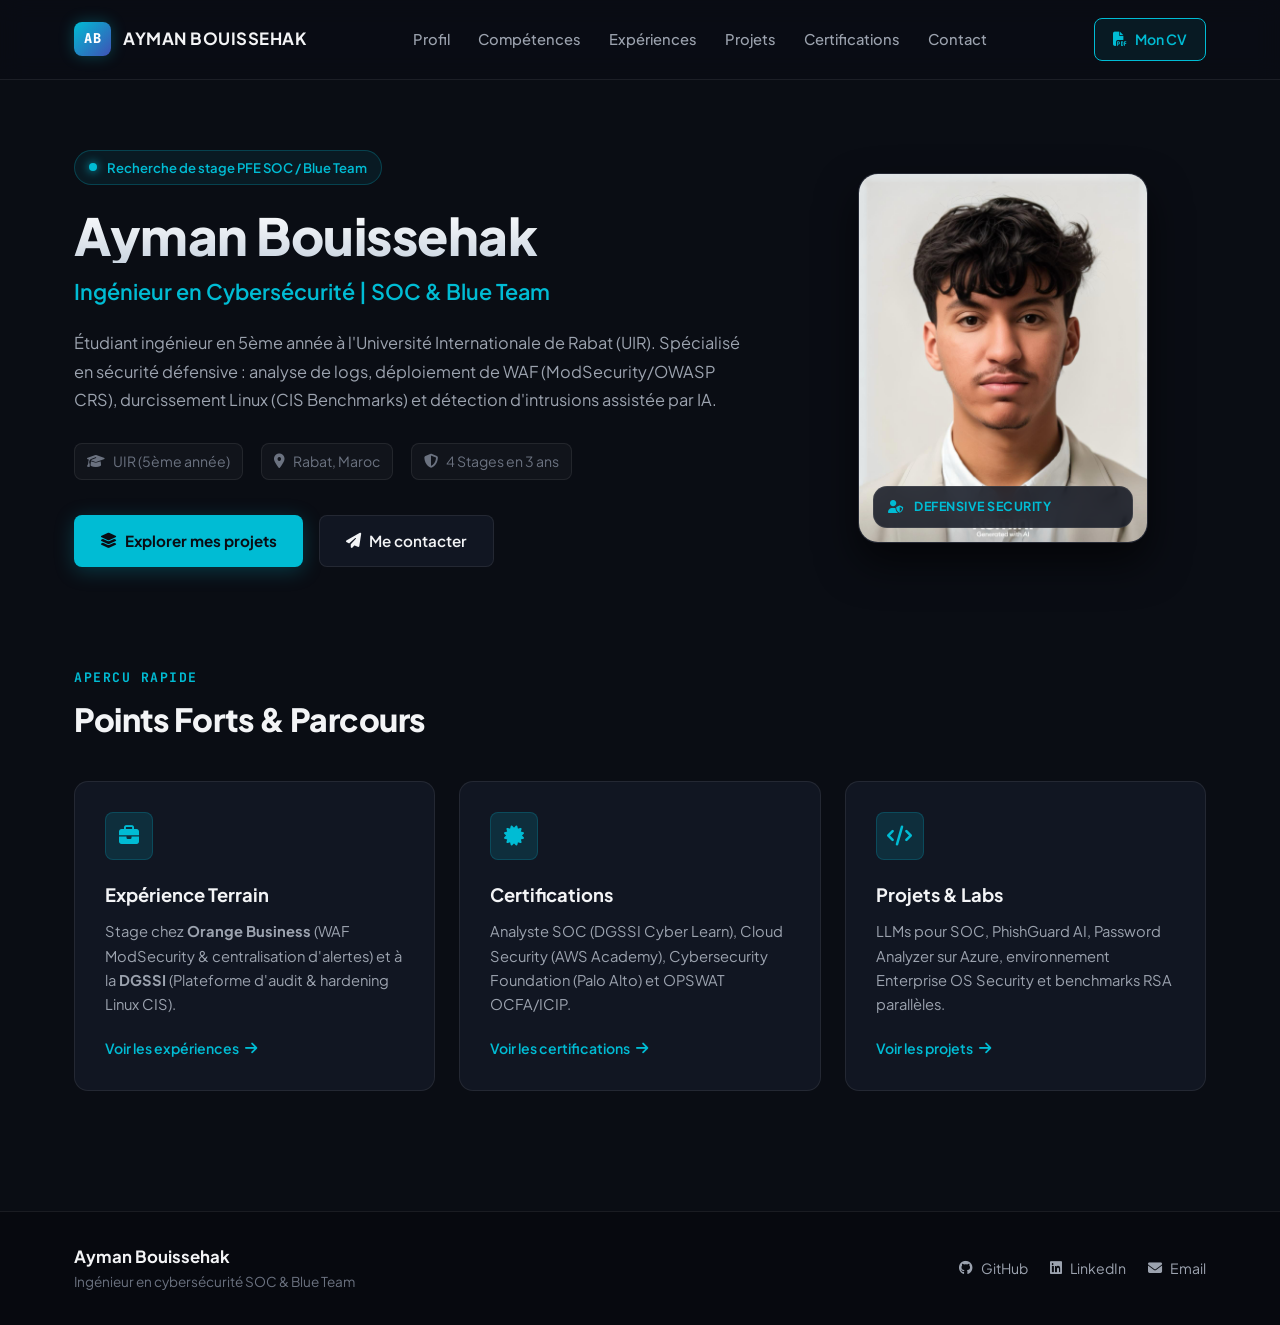
<file: index.html>
<!DOCTYPE html>
<html lang="fr">
<head>
    <meta charset="UTF-8">
    <meta name="viewport" content="width=device-width, initial-scale=1.0">
    <title>Ayman Bouissehak | Cybersecurity Engineering</title>
    <meta name="description" content="Portfolio d'Ayman Bouissehak - Ingénieur en cybersécurité SOC & Blue Team, 5ème année UIR.">
    <link rel="stylesheet" href="style.css?v=99">
    <link rel="stylesheet" href="https://cdnjs.cloudflare.com/ajax/libs/font-awesome/6.4.0/css/all.min.css">
</head>
<body>

<!-- Navigation Bar -->
<nav class="navbar">
    <div class="container">
        <div class="logo">
            <a href="index.html">
                <span class="logo-badge">AB</span>
                <span class="logo-text">AYMAN BOUISSEHAK</span>
            </a>
        </div>

        <ul class="nav-links">
    <li><a href="index.html">Profil</a></li>
    <li><a href="skills.html">Compétences</a></li>
    <li><a href="experiences.html">Expériences</a></li>
    <li><a href="projects.html">Projets</a></li>
    <li><a href="certifications.html">Certifications</a></li>
    <li><a href="contact.html">Contact</a></li>
</ul>

<div class="nav-actions">
    <a href="CV_Ayman_Bouissehak.pdf" target="_blank" class="btn-cv">
        <i class="fas fa-file-pdf"></i> Mon CV
    </a>
</div>

        <div class="menu-toggle">
            <i class="fas fa-bars"></i>
        </div>
    </div>
</nav>

<!-- Hero / Profil Section -->
<main class="page-content">
    <section class="hero-section">
        <div class="container hero-container">
            
            <div class="hero-text">
                <div class="status-badge">
                    <span class="status-dot"></span> Recherche de stage PFE SOC / Blue Team
                </div>
                
                <h1 class="hero-name">Ayman Bouissehak</h1>
                <h2 class="hero-tagline">Ingénieur en Cybersécurité | SOC & Blue Team</h2>
                
                <p class="hero-description">
                    Étudiant ingénieur en 5ème année à l'Université Internationale de Rabat (UIR).
                    Spécialisé en sécurité défensive : analyse de logs, déploiement de WAF (ModSecurity/OWASP CRS),
                    durcissement Linux (CIS Benchmarks) et détection d'intrusions assistée par IA.
                </p>

                <div class="hero-highlights">
                    <span><i class="fas fa-graduation-cap"></i> UIR (5ème année)</span>
                    <span><i class="fas fa-map-marker-alt"></i> Rabat, Maroc</span>
                    <span><i class="fas fa-shield-alt"></i> 4 Stages en 3 ans</span>
                </div>

                <div class="hero-cta">
                    <a href="projects.html" class="btn-primary">
                        <i class="fas fa-layer-group"></i> Explorer mes projets
                    </a>
                    <a href="contact.html" class="btn-secondary">
                        <i class="fas fa-paper-plane"></i> Me contacter
                    </a>
                </div>
            </div>

            <div class="hero-image-wrapper">
                <div class="image-card">
                    <img src="photo cv.jpg" alt="Ayman Bouissehak portrait">
                    <div class="image-overlay-badge">
                        <i class="fas fa-user-shield"></i>
                        <span>DEFENSIVE SECURITY</span>
                    </div>
                </div>
            </div>

        </div>
    </section>

    <!-- Overview Section (Aperçu Rapide) -->
    <section class="overview-section">
        <div class="container">
            <div class="section-header">
                <p class="section-kicker">APERCU RAPIDE</p>
                <h2 class="section-title">Points Forts & Parcours</h2>
            </div>

            <div class="overview-grid">
                
                <!-- Card 1: Experience Majeure -->
                <div class="overview-card">
                    <div class="card-icon"><i class="fas fa-briefcase"></i></div>
                    <h3>Expérience Terrain</h3>
                    <p>Stage chez <strong>Orange Business</strong> (WAF ModSecurity & centralisation d'alertes) et à la <strong>DGSSI</strong> (Plateforme d'audit & hardening Linux CIS).</p>
                    <a href="experience.html" class="card-link">Voir les expériences <i class="fas fa-arrow-right"></i></a>
                </div>

                <!-- Card 2: Certifications -->
                <div class="overview-card">
                    <div class="card-icon"><i class="fas fa-certificate"></i></div>
                    <h3>Certifications</h3>
                    <p>Analyste SOC (DGSSI Cyber Learn), Cloud Security (AWS Academy), Cybersecurity Foundation (Palo Alto) et OPSWAT OCFA/ICIP.</p>
                    <a href="certifications.html" class="card-link">Voir les certifications <i class="fas fa-arrow-right"></i></a>
                </div>

                <!-- Card 3: Projets Clés -->
                <div class="overview-card">
                    <div class="card-icon"><i class="fas fa-code"></i></div>
                    <h3>Projets & Labs</h3>
                    <p>LLMs pour SOC, PhishGuard AI, Password Analyzer sur Azure, environnement Enterprise OS Security et benchmarks RSA parallèles.</p>
                    <a href="projects.html" class="card-link">Voir les projets <i class="fas fa-arrow-right"></i></a>
                </div>

            </div>
        </div>
    </section>
</main>

<footer class="site-footer">
    <div class="container footer-content">
        <div class="footer-brand">
            <h3>Ayman Bouissehak</h3>
            <p>Ingénieur en cybersécurité SOC & Blue Team</p>
        </div>
        <div class="footer-links">
            <a href="https://github.com/AYMANBOUISSEHAK/" target="_blank"><i class="fab fa-github"></i> GitHub</a>
            <a href="https://linkedin.com/in/ayman-bouissehak" target="_blank"><i class="fab fa-linkedin"></i> LinkedIn</a>
            <a href="mailto:bouissehak.ayman@gmail.com"><i class="fas fa-envelope"></i> Email</a>
        </div>
    </div>
</footer>

<script src="script.js?v=2"></script>
</body>
</html>
</file>
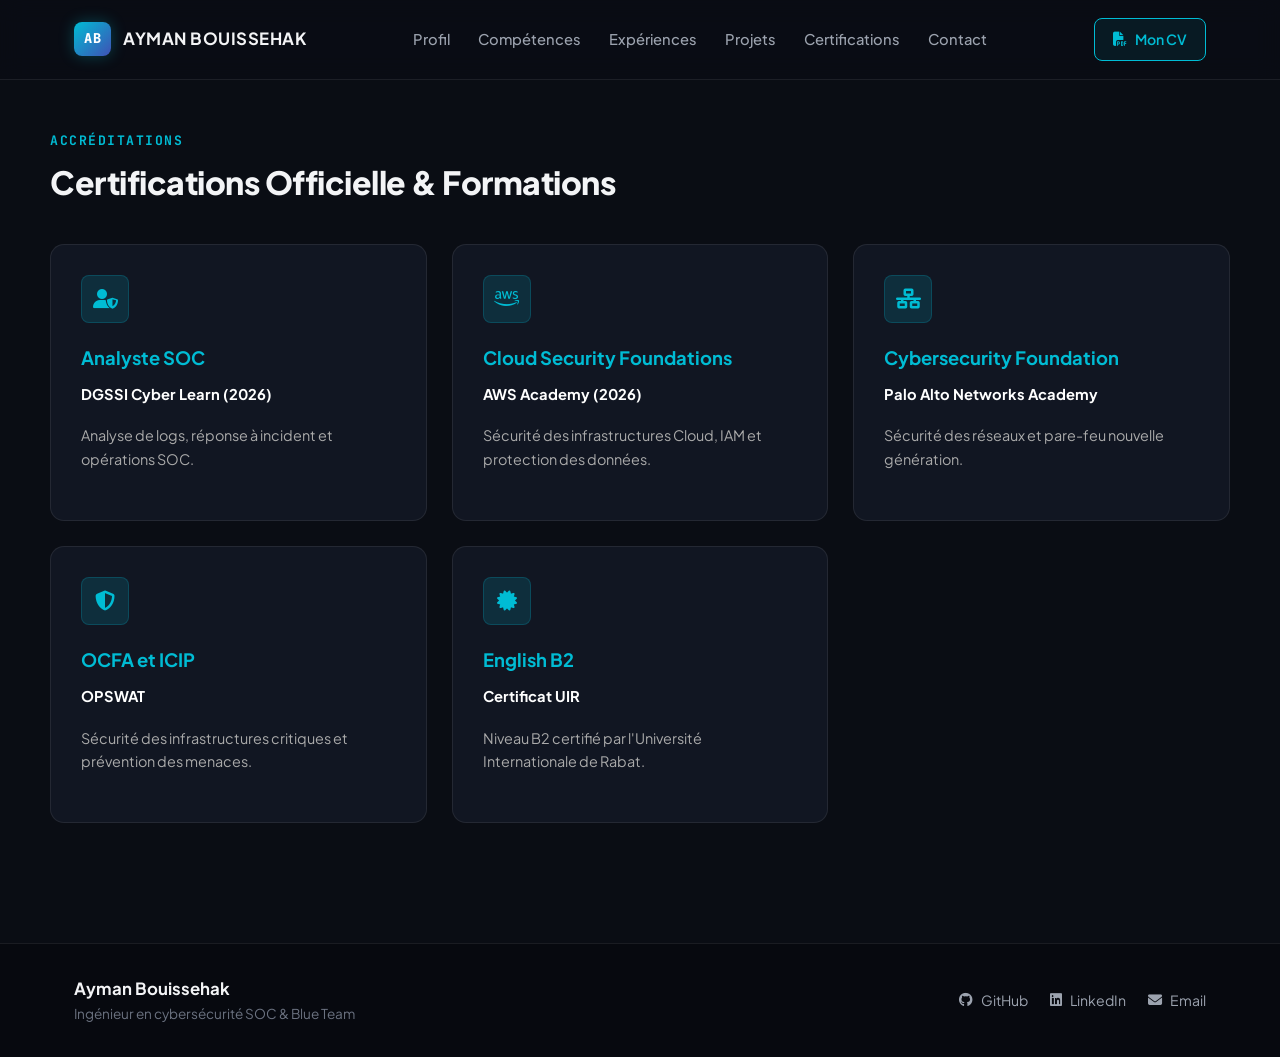
<file: certifications.html>
<!DOCTYPE html>
<html lang="fr">
<head>
    <meta charset="UTF-8">
    <meta name="viewport" content="width=device-width, initial-scale=1.0">
    <title>Certifications – Ayman Bouissehak</title>
    <link rel="stylesheet" href="style.css?v=3">
    <link rel="stylesheet" href="https://cdnjs.cloudflare.com/ajax/libs/font-awesome/6.4.0/css/all.min.css">
</head>
<body>

<nav class="navbar">
    <div class="container">
        <div class="logo">
            <a href="index.html">
                <span class="logo-badge">AB</span>
                <span class="logo-text">AYMAN BOUISSEHAK</span>
            </a>
        </div>
        <ul class="nav-links">
    <li><a href="index.html">Profil</a></li>
    <li><a href="skills.html">Compétences</a></li>
    <li><a href="experiences.html">Expériences</a></li>
    <li><a href="projects.html">Projets</a></li>
    <li><a href="certifications.html">Certifications</a></li>
    <li><a href="contact.html">Contact</a></li>
</ul>

<div class="nav-actions">
    <a href="CV_Ayman_Bouissehak.pdf" target="_blank" class="btn-cv">
        <i class="fas fa-file-pdf"></i> Mon CV
    </a>
</div>
    </div>
</nav>

<main class="page-content">
    <section class="container" style="padding: 50px 0;">
        <div class="section-header">
            <p class="section-kicker">ACCRÉDITATIONS</p>
            <h1 class="section-title">Certifications Officielle & Formations</h1>
        </div>

        <div class="overview-grid" style="grid-template-columns: repeat(auto-fit, minmax(280px, 1fr)); gap: 25px;">

            <div class="overview-card">
                <div class="card-icon"><i class="fas fa-user-shield"></i></div>
                <h3 style="color: #00bcd4;">Analyste SOC</h3>
                <p style="color: #fff; font-weight: bold; margin-top: 5px;">DGSSI Cyber Learn (2026)</p>
                <p style="color: #aaa; margin-top: 10px; font-size: 0.9em;">Analyse de logs, réponse à incident et opérations SOC.</p>
            </div>

            <div class="overview-card">
                <div class="card-icon"><i class="fab fa-aws"></i></div>
                <h3 style="color: #00bcd4;">Cloud Security Foundations</h3>
                <p style="color: #fff; font-weight: bold; margin-top: 5px;">AWS Academy (2026)</p>
                <p style="color: #aaa; margin-top: 10px; font-size: 0.9em;">Sécurité des infrastructures Cloud, IAM et protection des données.</p>
            </div>

            <div class="overview-card">
                <div class="card-icon"><i class="fas fa-network-wired"></i></div>
                <h3 style="color: #00bcd4;">Cybersecurity Foundation</h3>
                <p style="color: #fff; font-weight: bold; margin-top: 5px;">Palo Alto Networks Academy</p>
                <p style="color: #aaa; margin-top: 10px; font-size: 0.9em;">Sécurité des réseaux et pare-feu nouvelle génération.</p>
            </div>

            <div class="overview-card">
                <div class="card-icon"><i class="fas fa-shield-alt"></i></div>
                <h3 style="color: #00bcd4;">OCFA et ICIP</h3>
                <p style="color: #fff; font-weight: bold; margin-top: 5px;">OPSWAT</p>
                <p style="color: #aaa; margin-top: 10px; font-size: 0.9em;">Sécurité des infrastructures critiques et prévention des menaces.</p>
            </div>

            <div class="overview-card">
                <div class="card-icon"><i class="fas fa-certificate"></i></div>
                <h3 style="color: #00bcd4;">English B2</h3>
                <p style="color: #fff; font-weight: bold; margin-top: 5px;">Certificat UIR</p>
                <p style="color: #aaa; margin-top: 10px; font-size: 0.9em;">Niveau B2 certifié par l'Université Internationale de Rabat.</p>
            </div>

        </div>
    </section>
</main>

<footer class="site-footer">
    <div class="container footer-content">
        <div class="footer-brand">
            <h3>Ayman Bouissehak</h3>
            <p>Ingénieur en cybersécurité SOC & Blue Team</p>
        </div>
        <div class="footer-links">
            <a href="https://github.com/AYMANBOUISSEHAK/" target="_blank"><i class="fab fa-github"></i> GitHub</a>
            <a href="https://linkedin.com/in/ayman-bouissehak" target="_blank"><i class="fab fa-linkedin"></i> LinkedIn</a>
            <a href="mailto:bouissehak.ayman@gmail.com"><i class="fas fa-envelope"></i> Email</a>
        </div>
    </div>
</footer>

</body>
</html>
</file>
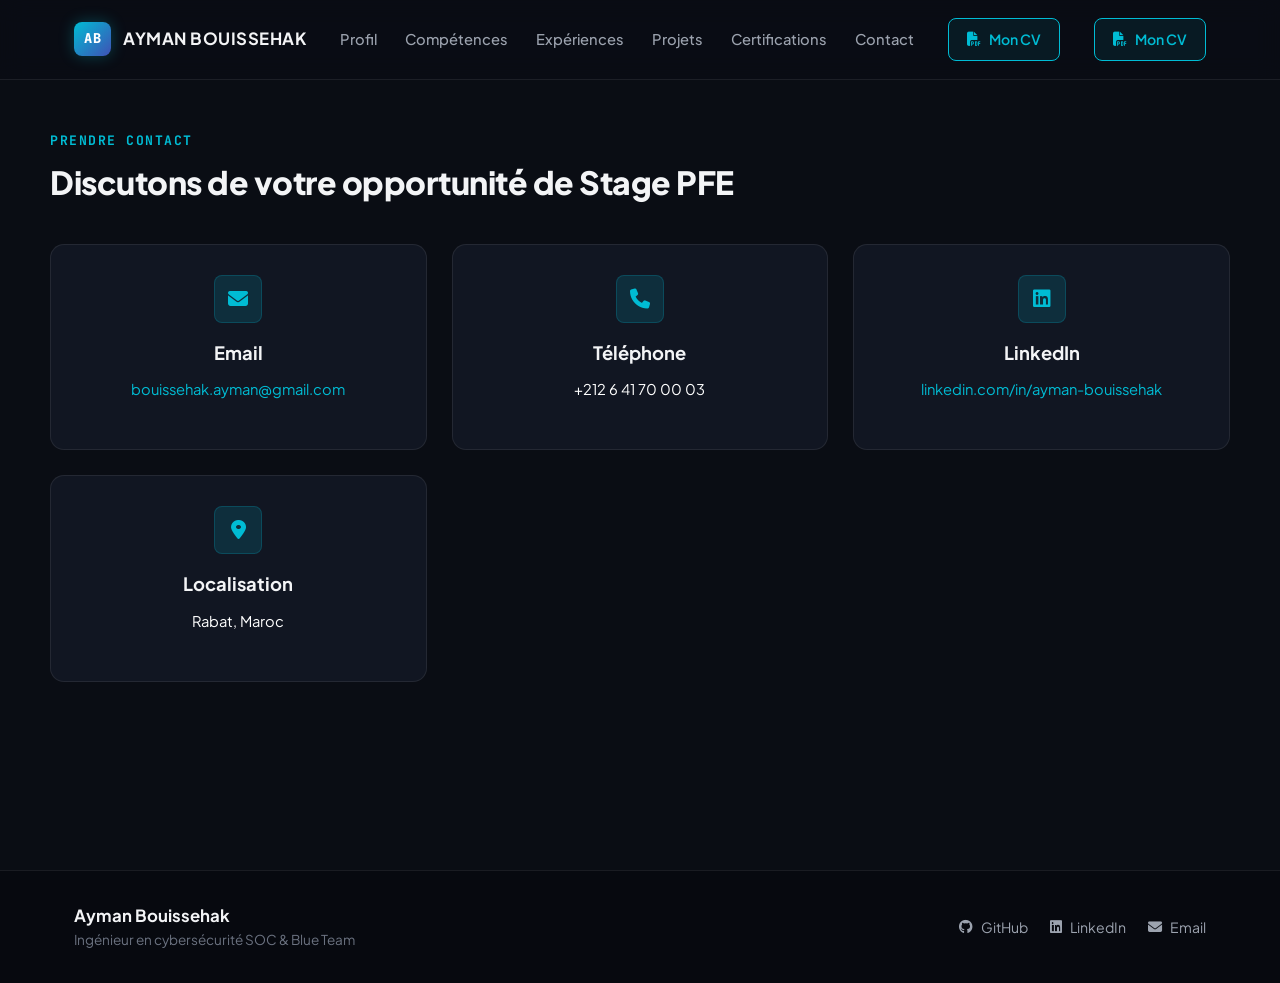
<file: contact.html>
<!DOCTYPE html>
<html lang="fr">
<head>
    <meta charset="UTF-8">
    <meta name="viewport" content="width=device-width, initial-scale=1.0">
    <title>Contact – Ayman Bouissehak</title>
    <link rel="stylesheet" href="style.css?v=3">
    <link rel="stylesheet" href="https://cdnjs.cloudflare.com/ajax/libs/font-awesome/6.4.0/css/all.min.css">
</head>
<body>

<nav class="navbar">
    <div class="container">
        <div class="logo">
            <a href="index.html">
                <span class="logo-badge">AB</span>
                <span class="logo-text">AYMAN BOUISSEHAK</span>
            </a>
        </div>
        <ul class="nav-links">
    <li><a href="index.html">Profil</a></li>
    <li><a href="skills.html">Compétences</a></li>
    <li><a href="experiences.html">Expériences</a></li>
    <li><a href="projects.html">Projets</a></li>
    <li><a href="certifications.html">Certifications</a></li>
    <li><a href="contact.html">Contact</a></li>
</ul>

<div class="nav-actions">
    <a href="CV_Ayman_Bouissehak.pdf" target="_blank" class="btn-cv">
        <i class="fas fa-file-pdf"></i> Mon CV
    </a>
</div>
        <div class="nav-actions">
            <a href="CV_Ayman_Bouissehak_SOC_Blue_Team.pdf" target="_blank" class="btn-cv">
                <i class="fas fa-file-pdf"></i> Mon CV
            </a>
        </div>
    </div>
</nav>

<main class="page-content">
    <section class="container" style="padding: 50px 0;">
        <div class="section-header">
            <p class="section-kicker">PRENDRE CONTACT</p>
            <h1 class="section-title">Discutons de votre opportunité de Stage PFE</h1>
        </div>

        <div class="overview-grid" style="grid-template-columns: repeat(auto-fit, minmax(280px, 1fr)); gap: 25px;">

            <div class="overview-card" style="text-align: center; padding: 30px;">
                <div class="card-icon" style="margin: 0 auto 15px auto;"><i class="fas fa-envelope"></i></div>
                <h3>Email</h3>
                <p style="margin-top: 10px;"><a href="mailto:bouissehak.ayman@gmail.com" style="color: #00bcd4; text-decoration: none;">bouissehak.ayman@gmail.com</a></p>
            </div>

            <div class="overview-card" style="text-align: center; padding: 30px;">
                <div class="card-icon" style="margin: 0 auto 15px auto;"><i class="fas fa-phone"></i></div>
                <h3>Téléphone</h3>
                <p style="margin-top: 10px; color: #fff;">+212 6 41 70 00 03</p>
            </div>

            <div class="overview-card" style="text-align: center; padding: 30px;">
                <div class="card-icon" style="margin: 0 auto 15px auto;"><i class="fab fa-linkedin"></i></div>
                <h3>LinkedIn</h3>
                <p style="margin-top: 10px;"><a href="https://linkedin.com/in/ayman-bouissehak" target="_blank" style="color: #00bcd4; text-decoration: none;">linkedin.com/in/ayman-bouissehak</a></p>
            </div>

            <div class="overview-card" style="text-align: center; padding: 30px;">
                <div class="card-icon" style="margin: 0 auto 15px auto;"><i class="fas fa-map-marker-alt"></i></div>
                <h3>Localisation</h3>
                <p style="margin-top: 10px; color: #fff;">Rabat, Maroc</p>
            </div>

        </div>
    </section>
</main>

<footer class="site-footer">
    <div class="container footer-content">
        <div class="footer-brand">
            <h3>Ayman Bouissehak</h3>
            <p>Ingénieur en cybersécurité SOC & Blue Team</p>
        </div>
        <div class="footer-links">
            <a href="https://github.com/AYMANBOUISSEHAK/" target="_blank"><i class="fab fa-github"></i> GitHub</a>
            <a href="https://linkedin.com/in/ayman-bouissehak" target="_blank"><i class="fab fa-linkedin"></i> LinkedIn</a>
            <a href="mailto:bouissehak.ayman@gmail.com"><i class="fas fa-envelope"></i> Email</a>
        </div>
    </div>
</footer>

</body>
</html>
</file>
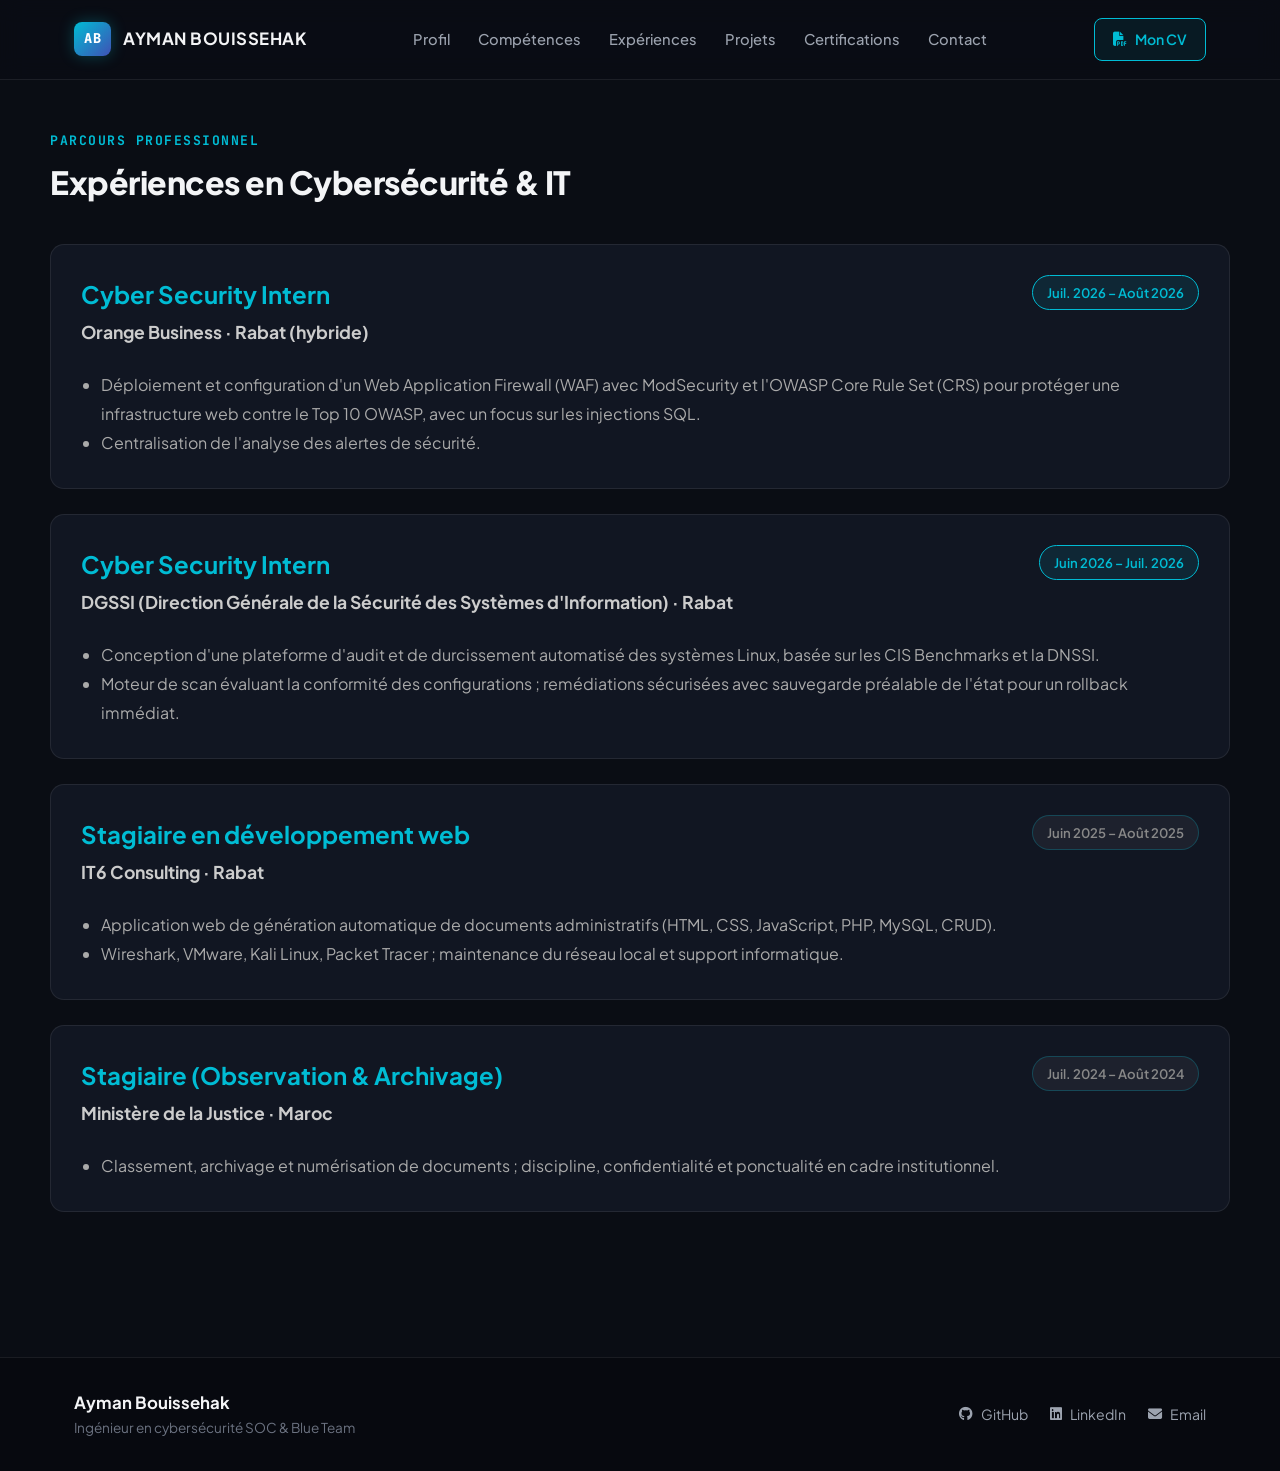
<file: experience.html>
<!DOCTYPE html>
<html lang="fr">
<head>
    <meta charset="UTF-8">
    <meta name="viewport" content="width=device-width, initial-scale=1.0">
    <title>Expériences – Ayman Bouissehak</title>
    <link rel="stylesheet" href="style.css?v=3">
    <link rel="stylesheet" href="https://cdnjs.cloudflare.com/ajax/libs/font-awesome/6.4.0/css/all.min.css">
</head>
<body>

<nav class="navbar">
    <div class="container">
        <div class="logo">
            <a href="index.html">
                <span class="logo-badge">AB</span>
                <span class="logo-text">AYMAN BOUISSEHAK</span>
            </a>
        </div>
        <ul class="nav-links">
    <li><a href="index.html">Profil</a></li>
    <li><a href="skills.html">Compétences</a></li>
    <li><a href="experiences.html">Expériences</a></li>
    <li><a href="projects.html">Projets</a></li>
    <li><a href="certifications.html">Certifications</a></li>
    <li><a href="contact.html">Contact</a></li>
</ul>
        <div class="nav-actions">
            <a href="CV_Ayman_Bouissehak_SOC_Blue_Team.pdf" target="_blank" class="btn-cv">
                <i class="fas fa-file-pdf"></i> Mon CV
            </a>
        </div>
    </div>
</nav>

<main class="page-content">
    <section class="container" style="padding: 50px 0;">
        <div class="section-header">
            <p class="section-kicker">PARCOURS PROFESSIONNEL</p>
            <h1 class="section-title">Expériences en Cybersécurité & IT</h1>
        </div>

        <div class="experience-list">

            <!-- Stage Orange Business -->
            <div class="overview-card" style="margin-bottom: 25px;">
                <div style="display: flex; justify-content: space-between; align-items: flex-start; flex-wrap: wrap; gap: 10px;">
                    <div>
                        <h2 style="color: #00bcd4; margin-bottom: 5px;">Cyber Security Intern</h2>
                        <h3 style="font-size: 1.1em; color: #ccc;">Orange Business · Rabat (hybride)</h3>
                    </div>
                    <span class="status-badge" style="background: rgba(0,188,212,0.1); color: #00bcd4; border: 1px solid #00bcd4;">Juil. 2026 – Août 2026</span>
                </div>
                <ul style="margin-top: 15px; padding-left: 20px; line-height: 1.8; color: #aaa;">
                    <li>Déploiement et configuration d'un Web Application Firewall (WAF) avec ModSecurity et l'OWASP Core Rule Set (CRS) pour protéger une infrastructure web contre le Top 10 OWASP, avec un focus sur les injections SQL.</li>
                    <li>Centralisation de l'analyse des alertes de sécurité.</li>
                </ul>
            </div>

            <!-- Stage DGSSI -->
            <div class="overview-card" style="margin-bottom: 25px;">
                <div style="display: flex; justify-content: space-between; align-items: flex-start; flex-wrap: wrap; gap: 10px;">
                    <div>
                        <h2 style="color: #00bcd4; margin-bottom: 5px;">Cyber Security Intern</h2>
                        <h3 style="font-size: 1.1em; color: #ccc;">DGSSI (Direction Générale de la Sécurité des Systèmes d'Information) · Rabat</h3>
                    </div>
                    <span class="status-badge" style="background: rgba(0,188,212,0.1); color: #00bcd4; border: 1px solid #00bcd4;">Juin 2026 – Juil. 2026</span>
                </div>
                <ul style="margin-top: 15px; padding-left: 20px; line-height: 1.8; color: #aaa;">
                    <li>Conception d'une plateforme d'audit et de durcissement automatisé des systèmes Linux, basée sur les CIS Benchmarks et la DNSSI.</li>
                    <li>Moteur de scan évaluant la conformité des configurations ; remédiations sécurisées avec sauvegarde préalable de l'état pour un rollback immédiat.</li>
                </ul>
            </div>

            <!-- Stage IT6 Consulting -->
            <div class="overview-card" style="margin-bottom: 25px;">
                <div style="display: flex; justify-content: space-between; align-items: flex-start; flex-wrap: wrap; gap: 10px;">
                    <div>
                        <h2 style="color: #00bcd4; margin-bottom: 5px;">Stagiaire en développement web</h2>
                        <h3 style="font-size: 1.1em; color: #ccc;">IT6 Consulting · Rabat</h3>
                    </div>
                    <span class="status-badge" style="background: rgba(255,255,255,0.05); color: #888;">Juin 2025 – Août 2025</span>
                </div>
                <ul style="margin-top: 15px; padding-left: 20px; line-height: 1.8; color: #aaa;">
                    <li>Application web de génération automatique de documents administratifs (HTML, CSS, JavaScript, PHP, MySQL, CRUD).</li>
                    <li>Wireshark, VMware, Kali Linux, Packet Tracer ; maintenance du réseau local et support informatique.</li>
                </ul>
            </div>

            <!-- Stage Ministère de la Justice -->
            <div class="overview-card" style="margin-bottom: 25px;">
                <div style="display: flex; justify-content: space-between; align-items: flex-start; flex-wrap: wrap; gap: 10px;">
                    <div>
                        <h2 style="color: #00bcd4; margin-bottom: 5px;">Stagiaire (Observation & Archivage)</h2>
                        <h3 style="font-size: 1.1em; color: #ccc;">Ministère de la Justice · Maroc</h3>
                    </div>
                    <span class="status-badge" style="background: rgba(255,255,255,0.05); color: #888;">Juil. 2024 – Août 2024</span>
                </div>
                <ul style="margin-top: 15px; padding-left: 20px; line-height: 1.8; color: #aaa;">
                    <li>Classement, archivage et numérisation de documents ; discipline, confidentialité et ponctualité en cadre institutionnel.</li>
                </ul>
            </div>

        </div>
    </section>
</main>

<footer class="site-footer">
    <div class="container footer-content">
        <div class="footer-brand">
            <h3>Ayman Bouissehak</h3>
            <p>Ingénieur en cybersécurité SOC & Blue Team</p>
        </div>
        <div class="footer-links">
            <a href="https://github.com/AYMANBOUISSEHAK/" target="_blank"><i class="fab fa-github"></i> GitHub</a>
            <a href="https://linkedin.com/in/ayman-bouissehak" target="_blank"><i class="fab fa-linkedin"></i> LinkedIn</a>
            <a href="mailto:bouissehak.ayman@gmail.com"><i class="fas fa-envelope"></i> Email</a>
        </div>
    </div>
</footer>

</body>
</html>
</file>
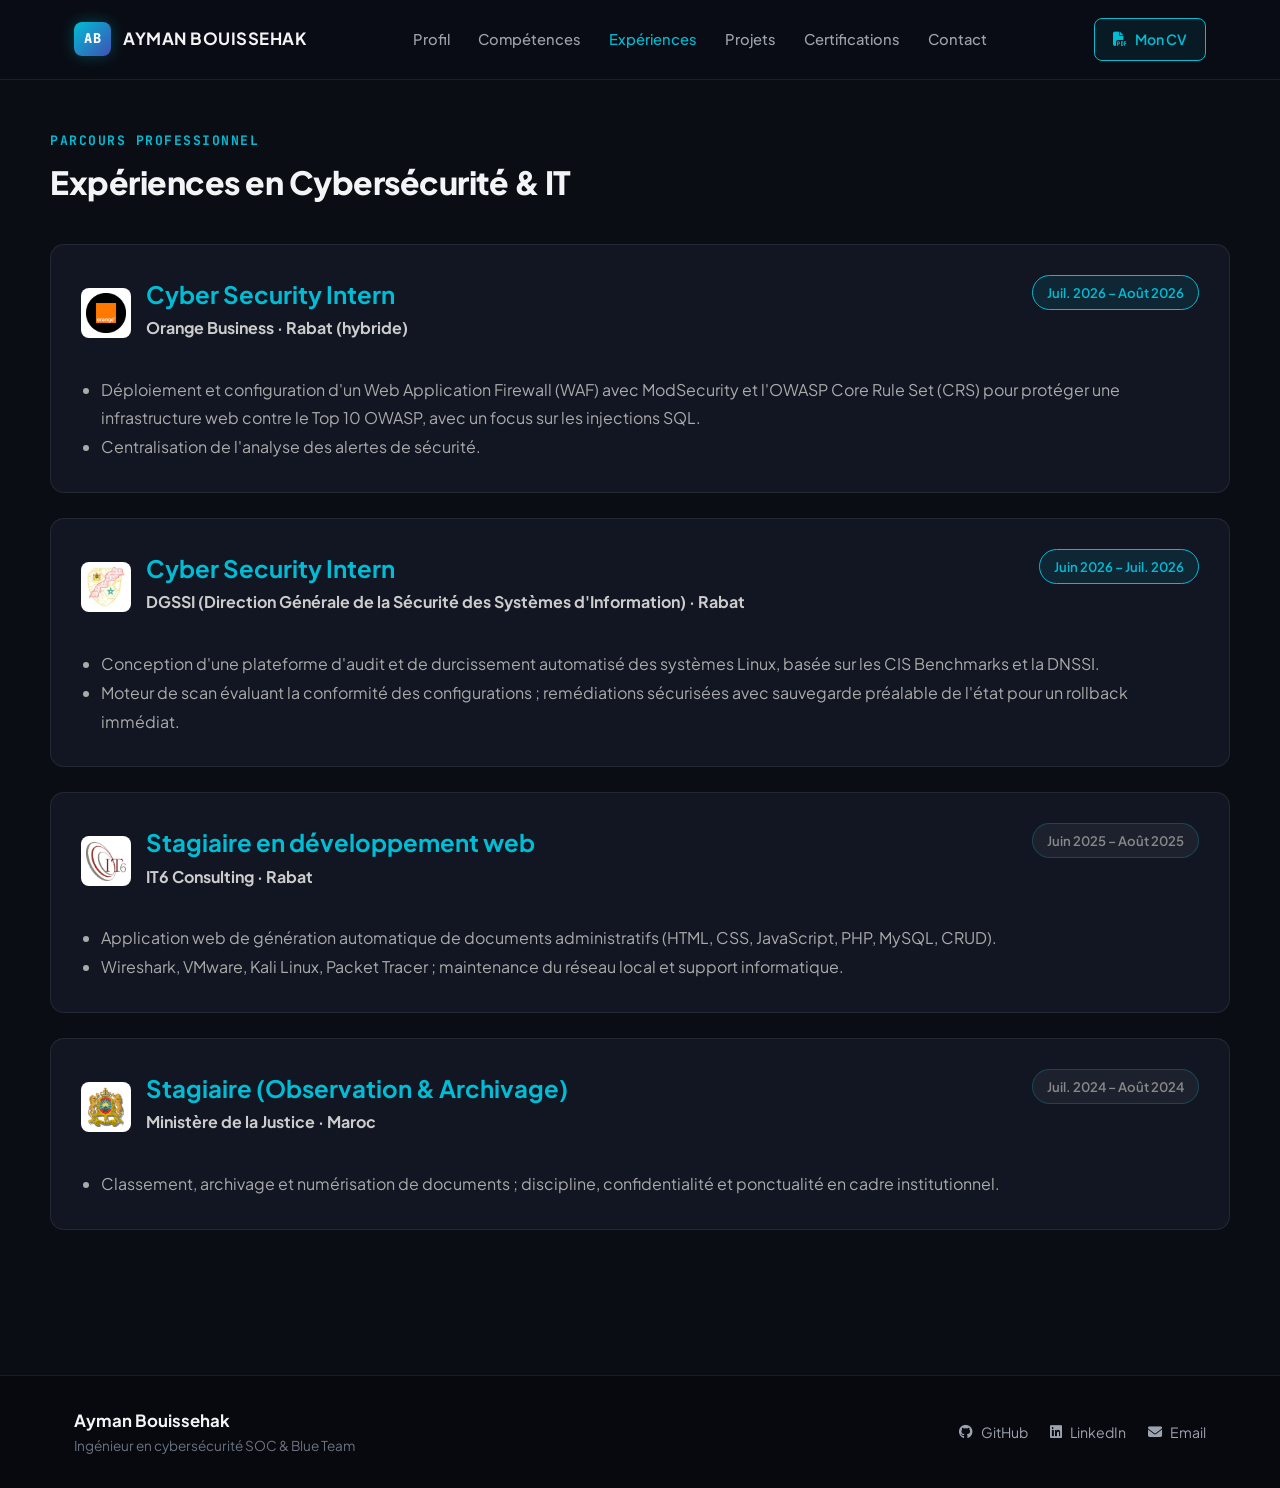
<file: experiences.html>
<!DOCTYPE html>
<html lang="fr">
<head>
    <meta charset="UTF-8">
    <meta name="viewport" content="width=device-width, initial-scale=1.0">
    <title>Expériences – Ayman Bouissehak</title>
    <link rel="stylesheet" href="style.css?v=99">
    <link rel="stylesheet" href="https://cdnjs.cloudflare.com/ajax/libs/font-awesome/6.4.0/css/all.min.css">
    <style>
        .company-logo {
            width: 50px;
            height: 50px;
            object-fit: contain;
            border-radius: 8px;
            background: #fff;
            padding: 4px;
            border: 1px solid rgba(255, 255, 255, 0.1);
        }
        .exp-header {
            display: flex;
            align-items: center;
            gap: 15px;
            margin-bottom: 10px;
        }
    </style>
</head>
<body>

<nav class="navbar">
    <div class="container">
        <div class="logo">
            <a href="index.html">
                <span class="logo-badge">AB</span>
                <span class="logo-text">AYMAN BOUISSEHAK</span>
            </a>
        </div>
        <ul class="nav-links">
            <li><a href="index.html">Profil</a></li>
            <li><a href="skills.html">Compétences</a></li>
            <li><a href="experiences.html" class="active">Expériences</a></li>
            <li><a href="projects.html">Projets</a></li>
            <li><a href="certifications.html">Certifications</a></li>
            <li><a href="contact.html">Contact</a></li>
        </ul>
        <div class="nav-actions">
            <a href="CV_Ayman_Bouissehak.pdf" target="_blank" class="btn-cv">
                <i class="fas fa-file-pdf"></i> Mon CV
            </a>
        </div>
    </div>
</nav>

<main class="page-content">
    <section class="container" style="padding: 50px 0;">
        <div class="section-header">
            <p class="section-kicker">PARCOURS PROFESSIONNEL</p>
            <h1 class="section-title">Expériences en Cybersécurité & IT</h1>
        </div>

        <div class="experience-list">

            <!-- Stage Orange Business -->
            <div class="overview-card" style="margin-bottom: 25px;">
                <div style="display: flex; justify-content: space-between; align-items: flex-start; flex-wrap: wrap; gap: 15px;">
                    <div class="exp-header">
                        <img src="logo_orange.png" alt="Orange Business Logo" class="company-logo">
                        <div>
                            <h2 style="color: #00bcd4; margin-bottom: 2px;">Cyber Security Intern</h2>
                            <h3 style="font-size: 1em; color: #ccc;">Orange Business · Rabat (hybride)</h3>
                        </div>
                    </div>
                    <span class="status-badge" style="background: rgba(0,188,212,0.1); color: #00bcd4; border: 1px solid #00bcd4;">Juil. 2026 – Août 2026</span>
                </div>
                <ul style="margin-top: 15px; padding-left: 20px; line-height: 1.8; color: #aaa;">
                    <li>Déploiement et configuration d'un Web Application Firewall (WAF) avec ModSecurity et l'OWASP Core Rule Set (CRS) pour protéger une infrastructure web contre le Top 10 OWASP, avec un focus sur les injections SQL.</li>
                    <li>Centralisation de l'analyse des alertes de sécurité.</li>
                </ul>
            </div>

            <!-- Stage DGSSI -->
            <div class="overview-card" style="margin-bottom: 25px;">
                <div style="display: flex; justify-content: space-between; align-items: flex-start; flex-wrap: wrap; gap: 15px;">
                    <div class="exp-header">
                        <img src="logo_dgssi.jpeg" alt="DGSSI Logo" class="company-logo">
                        <div>
                            <h2 style="color: #00bcd4; margin-bottom: 2px;">Cyber Security Intern</h2>
                            <h3 style="font-size: 1em; color: #ccc;">DGSSI (Direction Générale de la Sécurité des Systèmes d'Information) · Rabat</h3>
                        </div>
                    </div>
                    <span class="status-badge" style="background: rgba(0,188,212,0.1); color: #00bcd4; border: 1px solid #00bcd4;">Juin 2026 – Juil. 2026</span>
                </div>
                <ul style="margin-top: 15px; padding-left: 20px; line-height: 1.8; color: #aaa;">
                    <li>Conception d'une plateforme d'audit et de durcissement automatisé des systèmes Linux, basée sur les CIS Benchmarks et la DNSSI.</li>
                    <li>Moteur de scan évaluant la conformité des configurations ; remédiations sécurisées avec sauvegarde préalable de l'état pour un rollback immédiat.</li>
                </ul>
            </div>

            <!-- Stage IT6 Consulting -->
            <div class="overview-card" style="margin-bottom: 25px;">
                <div style="display: flex; justify-content: space-between; align-items: flex-start; flex-wrap: wrap; gap: 15px;">
                    <div class="exp-header">
                        <img src="it6-logo.png" alt="IT6 Consulting Logo" class="company-logo">
                        <div>
                            <h2 style="color: #00bcd4; margin-bottom: 2px;">Stagiaire en développement web</h2>
                            <h3 style="font-size: 1em; color: #ccc;">IT6 Consulting · Rabat</h3>
                        </div>
                    </div>
                    <span class="status-badge" style="background: rgba(255,255,255,0.05); color: #888;">Juin 2025 – Août 2025</span>
                </div>
                <ul style="margin-top: 15px; padding-left: 20px; line-height: 1.8; color: #aaa;">
                    <li>Application web de génération automatique de documents administratifs (HTML, CSS, JavaScript, PHP, MySQL, CRUD).</li>
                    <li>Wireshark, VMware, Kali Linux, Packet Tracer ; maintenance du réseau local et support informatique.</li>
                </ul>
            </div>

            <!-- Stage Ministère de la Justice -->
            <div class="overview-card" style="margin-bottom: 25px;">
                <div style="display: flex; justify-content: space-between; align-items: flex-start; flex-wrap: wrap; gap: 15px;">
                    <div class="exp-header">
                        <img src="minister-logo.jpeg" alt="Ministère de la Justice Logo" class="company-logo">
                        <div>
                            <h2 style="color: #00bcd4; margin-bottom: 2px;">Stagiaire (Observation & Archivage)</h2>
                            <h3 style="font-size: 1em; color: #ccc;">Ministère de la Justice · Maroc</h3>
                        </div>
                    </div>
                    <span class="status-badge" style="background: rgba(255,255,255,0.05); color: #888;">Juil. 2024 – Août 2024</span>
                </div>
                <ul style="margin-top: 15px; padding-left: 20px; line-height: 1.8; color: #aaa;">
                    <li>Classement, archivage et numérisation de documents ; discipline, confidentialité et ponctualité en cadre institutionnel.</li>
                </ul>
            </div>

        </div>
    </section>
</main>

<footer class="site-footer">
    <div class="container footer-content">
        <div class="footer-brand">
            <h3>Ayman Bouissehak</h3>
            <p>Ingénieur en cybersécurité SOC & Blue Team</p>
        </div>
        <div class="footer-links">
            <a href="https://github.com/AYMANBOUISSEHAK/" target="_blank"><i class="fab fa-github"></i> GitHub</a>
            <a href="https://linkedin.com/in/ayman-bouissehak" target="_blank"><i class="fab fa-linkedin"></i> LinkedIn</a>
            <a href="mailto:bouissehak.ayman@gmail.com"><i class="fas fa-envelope"></i> Email</a>
        </div>
    </div>
</footer>

</body>
</html>
</file>
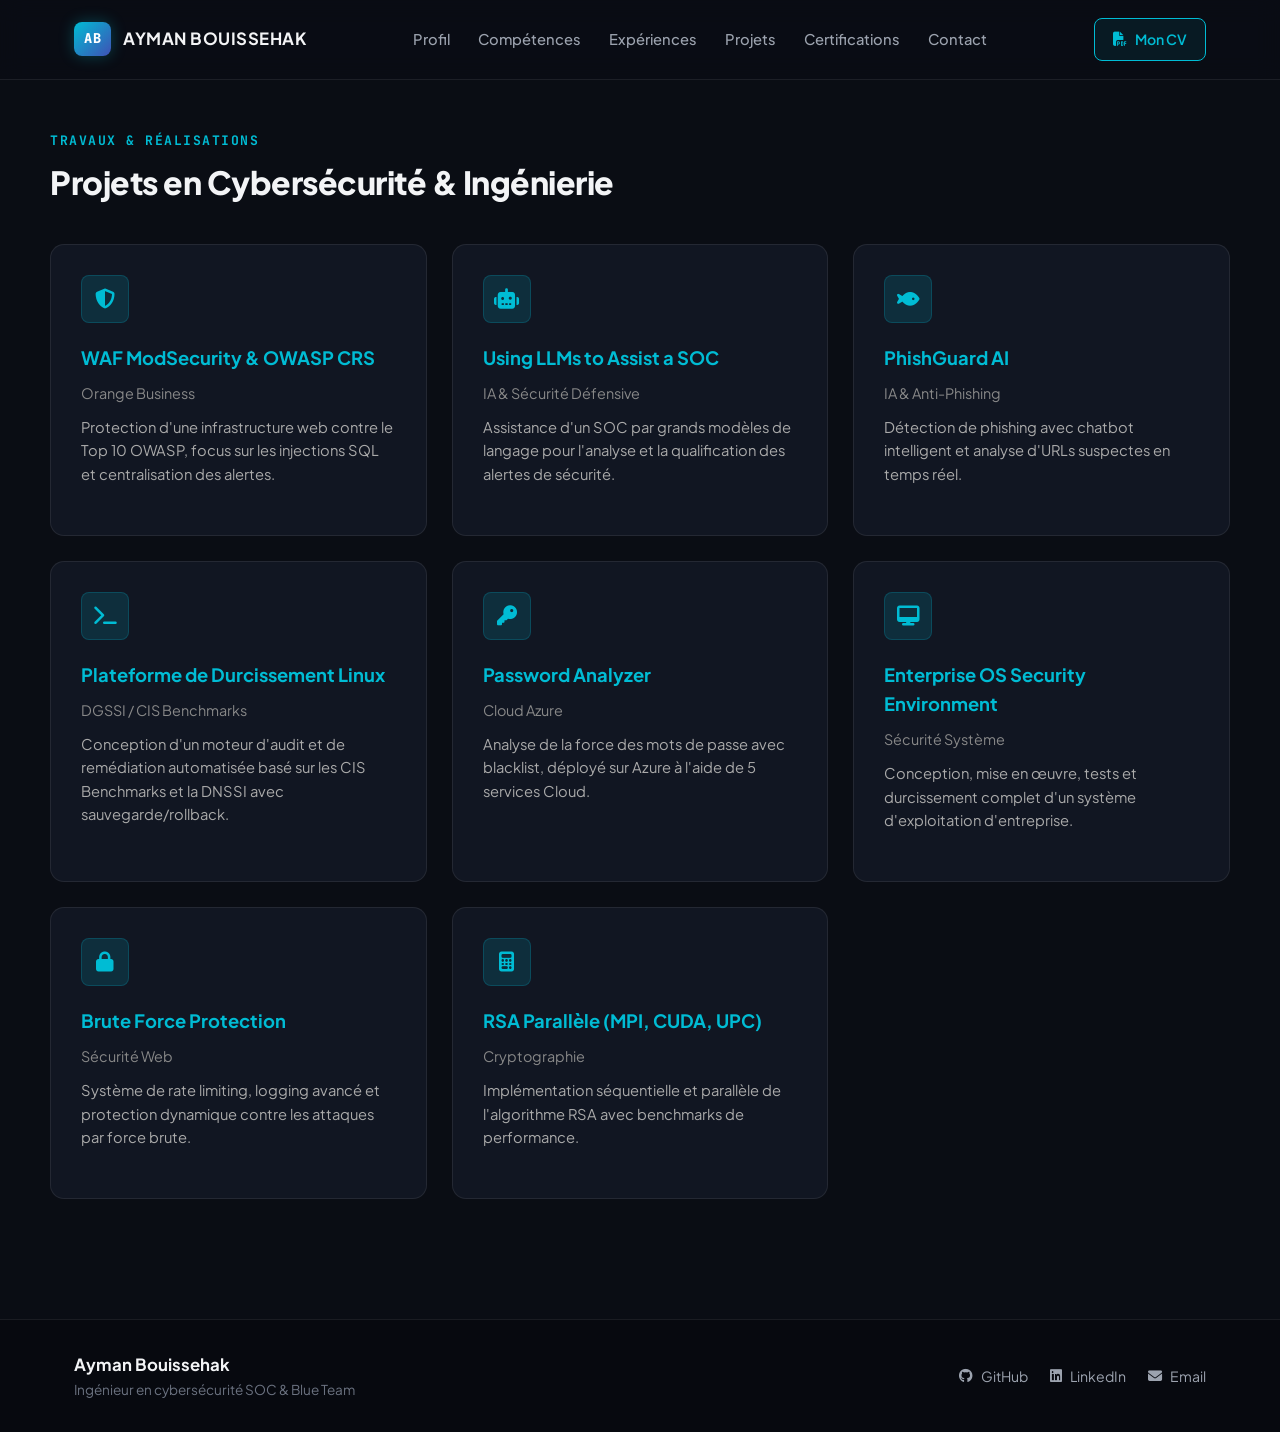
<file: projects.html>
<!DOCTYPE html>
<html lang="fr">
<head>
    <meta charset="UTF-8">
    <meta name="viewport" content="width=device-width, initial-scale=1.0">
    <title>Projets – Ayman Bouissehak</title>
    <link rel="stylesheet" href="style.css?v=3">
    <link rel="stylesheet" href="https://cdnjs.cloudflare.com/ajax/libs/font-awesome/6.4.0/css/all.min.css">
</head>
<body>

<nav class="navbar">
    <div class="container">
        <div class="logo">
            <a href="index.html">
                <span class="logo-badge">AB</span>
                <span class="logo-text">AYMAN BOUISSEHAK</span>
            </a>
        </div>
       <ul class="nav-links">
    <li><a href="index.html">Profil</a></li>
    <li><a href="skills.html">Compétences</a></li>
    <li><a href="experiences.html">Expériences</a></li>
    <li><a href="projects.html">Projets</a></li>
    <li><a href="certifications.html">Certifications</a></li>
    <li><a href="contact.html">Contact</a></li>
</ul>

<div class="nav-actions">
    <a href="CV_Ayman_Bouissehak.pdf" target="_blank" class="btn-cv">
        <i class="fas fa-file-pdf"></i> Mon CV
    </a>
</div>
    </div>
</nav>

<main class="page-content">
    <section class="container" style="padding: 50px 0;">
        <div class="section-header">
            <p class="section-kicker">TRAVAUX & RÉALISATIONS</p>
            <h1 class="section-title">Projets en Cybersécurité & Ingénierie</h1>
        </div>

        <div class="overview-grid" style="grid-template-columns: repeat(auto-fit, minmax(320px, 1fr)); gap: 25px;">

            <!-- WAF ModSecurity -->
            <div class="overview-card">
                <div class="card-icon"><i class="fas fa-shield-alt"></i></div>
                <h3 style="color: #00bcd4;">WAF ModSecurity & OWASP CRS</h3>
                <p style="color: #888; font-size: 0.9em; margin-bottom: 10px;">Orange Business</p>
                <p style="color: #aaa; line-height: 1.6;">Protection d'une infrastructure web contre le Top 10 OWASP, focus sur les injections SQL et centralisation des alertes.</p>
            </div>

            <!-- LLM SOC -->
            <div class="overview-card">
                <div class="card-icon"><i class="fas fa-robot"></i></div>
                <h3 style="color: #00bcd4;">Using LLMs to Assist a SOC</h3>
                <p style="color: #888; font-size: 0.9em; margin-bottom: 10px;">IA & Sécurité Défensive</p>
                <p style="color: #aaa; line-height: 1.6;">Assistance d'un SOC par grands modèles de langage pour l'analyse et la qualification des alertes de sécurité.</p>
            </div>

            <!-- PhishGuard AI -->
            <div class="overview-card">
                <div class="card-icon"><i class="fas fa-fish"></i></div>
                <h3 style="color: #00bcd4;">PhishGuard AI</h3>
                <p style="color: #888; font-size: 0.9em; margin-bottom: 10px;">IA & Anti-Phishing</p>
                <p style="color: #aaa; line-height: 1.6;">Détection de phishing avec chatbot intelligent et analyse d'URLs suspectes en temps réel.</p>
            </div>

            <!-- Hardening Linux DGSSI -->
            <div class="overview-card">
                <div class="card-icon"><i class="fas fa-terminal"></i></div>
                <h3 style="color: #00bcd4;">Plateforme de Durcissement Linux</h3>
                <p style="color: #888; font-size: 0.9em; margin-bottom: 10px;">DGSSI / CIS Benchmarks</p>
                <p style="color: #aaa; line-height: 1.6;">Conception d'un moteur d'audit et de remédiation automatisée basé sur les CIS Benchmarks et la DNSSI avec sauvegarde/rollback.</p>
            </div>

            <!-- Password Analyzer -->
            <div class="overview-card">
                <div class="card-icon"><i class="fas fa-key"></i></div>
                <h3 style="color: #00bcd4;">Password Analyzer</h3>
                <p style="color: #888; font-size: 0.9em; margin-bottom: 10px;">Cloud Azure</p>
                <p style="color: #aaa; line-height: 1.6;">Analyse de la force des mots de passe avec blacklist, déployé sur Azure à l'aide de 5 services Cloud.</p>
            </div>

            <!-- Enterprise OS Security -->
            <div class="overview-card">
                <div class="card-icon"><i class="fas fa-desktop"></i></div>
                <h3 style="color: #00bcd4;">Enterprise OS Security Environment</h3>
                <p style="color: #888; font-size: 0.9em; margin-bottom: 10px;">Sécurité Système</p>
                <p style="color: #aaa; line-height: 1.6;">Conception, mise en œuvre, tests et durcissement complet d'un système d'exploitation d'entreprise.</p>
            </div>

            <!-- Brute Force Protection -->
            <div class="overview-card">
                <div class="card-icon"><i class="fas fa-lock"></i></div>
                <h3 style="color: #00bcd4;">Brute Force Protection</h3>
                <p style="color: #888; font-size: 0.9em; margin-bottom: 10px;">Sécurité Web</p>
                <p style="color: #aaa; line-height: 1.6;">Système de rate limiting, logging avancé et protection dynamique contre les attaques par force brute.</p>
            </div>

            <!-- RSA Parallèle -->
            <div class="overview-card">
                <div class="card-icon"><i class="fas fa-calculator"></i></div>
                <h3 style="color: #00bcd4;">RSA Parallèle (MPI, CUDA, UPC)</h3>
                <p style="color: #888; font-size: 0.9em; margin-bottom: 10px;">Cryptographie</p>
                <p style="color: #aaa; line-height: 1.6;">Implémentation séquentielle et parallèle de l'algorithme RSA avec benchmarks de performance.</p>
            </div>

        </div>
    </section>
</main>

<footer class="site-footer">
    <div class="container footer-content">
        <div class="footer-brand">
            <h3>Ayman Bouissehak</h3>
            <p>Ingénieur en cybersécurité SOC & Blue Team</p>
        </div>
        <div class="footer-links">
            <a href="https://github.com/AYMANBOUISSEHAK/" target="_blank"><i class="fab fa-github"></i> GitHub</a>
            <a href="https://linkedin.com/in/ayman-bouissehak" target="_blank"><i class="fab fa-linkedin"></i> LinkedIn</a>
            <a href="mailto:bouissehak.ayman@gmail.com"><i class="fas fa-envelope"></i> Email</a>
        </div>
    </div>
</footer>

</body>
</html>
</file>
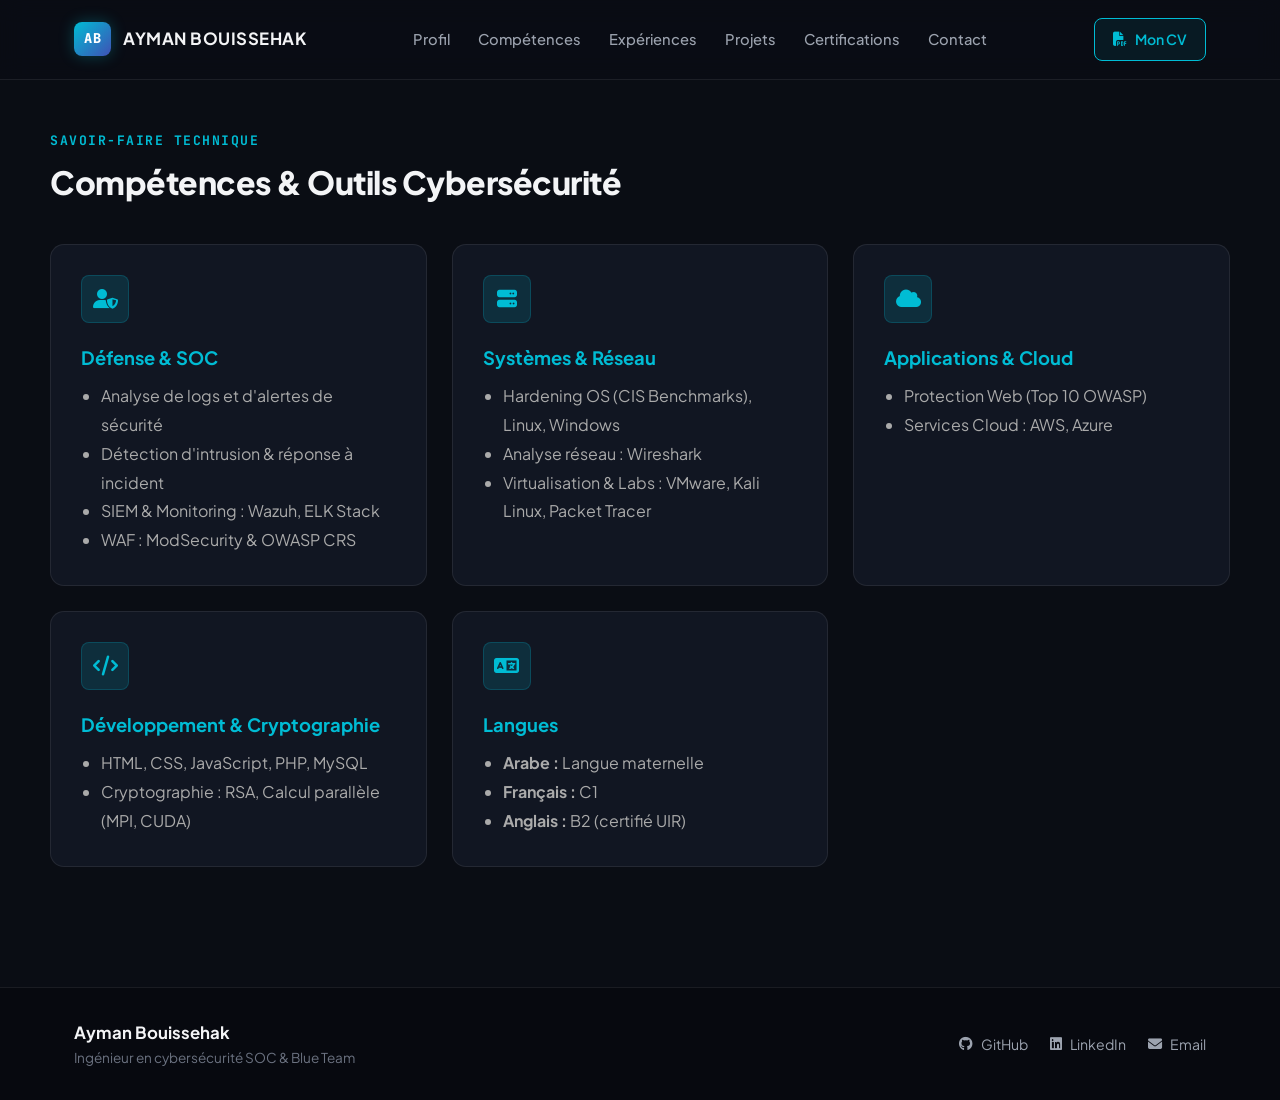
<file: skills.html>
<!DOCTYPE html>
<html lang="fr">
<head>
    <meta charset="UTF-8">
    <meta name="viewport" content="width=device-width, initial-scale=1.0">
    <title>Compétences – Ayman Bouissehak</title>
    <link rel="stylesheet" href="style.css?v=3">
    <link rel="stylesheet" href="https://cdnjs.cloudflare.com/ajax/libs/font-awesome/6.4.0/css/all.min.css">
</head>
<body>

<nav class="navbar">
    <div class="container">
        <div class="logo">
            <a href="index.html">
                <span class="logo-badge">AB</span>
                <span class="logo-text">AYMAN BOUISSEHAK</span>
            </a>
        </div>
        <ul class="nav-links">
    <li><a href="index.html">Profil</a></li>
    <li><a href="skills.html">Compétences</a></li>
    <li><a href="experiences.html">Expériences</a></li>
    <li><a href="projects.html">Projets</a></li>
    <li><a href="certifications.html">Certifications</a></li>
    <li><a href="contact.html">Contact</a></li>
</ul>

<div class="nav-actions">
    <a href="CV_Ayman_Bouissehak.pdf" target="_blank" class="btn-cv">
        <i class="fas fa-file-pdf"></i> Mon CV
    </a>
</div>
    </div>
</nav>

<main class="page-content">
    <section class="container" style="padding: 50px 0;">
        <div class="section-header">
            <p class="section-kicker">SAVOIR-FAIRE TECHNIQUE</p>
            <h1 class="section-title">Compétences & Outils Cybersécurité</h1>
        </div>

        <div class="overview-grid" style="grid-template-columns: repeat(auto-fit, minmax(300px, 1fr)); gap: 25px;">

            <!-- Défense & SOC -->
            <div class="overview-card">
                <div class="card-icon"><i class="fas fa-user-shield"></i></div>
                <h3 style="color: #00bcd4; margin-bottom: 10px;">Défense & SOC</h3>
                <ul style="line-height: 1.8; color: #aaa; padding-left: 20px;">
                    <li>Analyse de logs et d'alertes de sécurité</li>
                    <li>Détection d'intrusion & réponse à incident</li>
                    <li>SIEM & Monitoring : Wazuh, ELK Stack</li>
                    <li>WAF : ModSecurity & OWASP CRS</li>
                </ul>
            </div>

            <!-- Systèmes & Réseau -->
            <div class="overview-card">
                <div class="card-icon"><i class="fas fa-server"></i></div>
                <h3 style="color: #00bcd4; margin-bottom: 10px;">Systèmes & Réseau</h3>
                <ul style="line-height: 1.8; color: #aaa; padding-left: 20px;">
                    <li>Hardening OS (CIS Benchmarks), Linux, Windows</li>
                    <li>Analyse réseau : Wireshark</li>
                    <li>Virtualisation & Labs : VMware, Kali Linux, Packet Tracer</li>
                </ul>
            </div>

            <!-- Applications & Cloud -->
            <div class="overview-card">
                <div class="card-icon"><i class="fas fa-cloud"></i></div>
                <h3 style="color: #00bcd4; margin-bottom: 10px;">Applications & Cloud</h3>
                <ul style="line-height: 1.8; color: #aaa; padding-left: 20px;">
                    <li>Protection Web (Top 10 OWASP)</li>
                    <li>Services Cloud : AWS, Azure</li>
                </ul>
            </div>

            <!-- Développement & Cryptographie -->
            <div class="overview-card">
                <div class="card-icon"><i class="fas fa-code"></i></div>
                <h3 style="color: #00bcd4; margin-bottom: 10px;">Développement & Cryptographie</h3>
                <ul style="line-height: 1.8; color: #aaa; padding-left: 20px;">
                    <li>HTML, CSS, JavaScript, PHP, MySQL</li>
                    <li>Cryptographie : RSA, Calcul parallèle (MPI, CUDA)</li>
                </ul>
            </div>

            <!-- Langues -->
            <div class="overview-card">
                <div class="card-icon"><i class="fas fa-language"></i></div>
                <h3 style="color: #00bcd4; margin-bottom: 10px;">Langues</h3>
                <ul style="line-height: 1.8; color: #aaa; padding-left: 20px;">
                    <li><strong>Arabe :</strong> Langue maternelle</li>
                    <li><strong>Français :</strong> C1</li>
                    <li><strong>Anglais :</strong> B2 (certifié UIR)</li>
                </ul>
            </div>

        </div>
    </section>
</main>

<footer class="site-footer">
    <div class="container footer-content">
        <div class="footer-brand">
            <h3>Ayman Bouissehak</h3>
            <p>Ingénieur en cybersécurité SOC & Blue Team</p>
        </div>
        <div class="footer-links">
            <a href="https://github.com/AYMANBOUISSEHAK/" target="_blank"><i class="fab fa-github"></i> GitHub</a>
            <a href="https://linkedin.com/in/ayman-bouissehak" target="_blank"><i class="fab fa-linkedin"></i> LinkedIn</a>
            <a href="mailto:bouissehak.ayman@gmail.com"><i class="fas fa-envelope"></i> Email</a>
        </div>
    </div>
</footer>

</body>
</html>
</file>
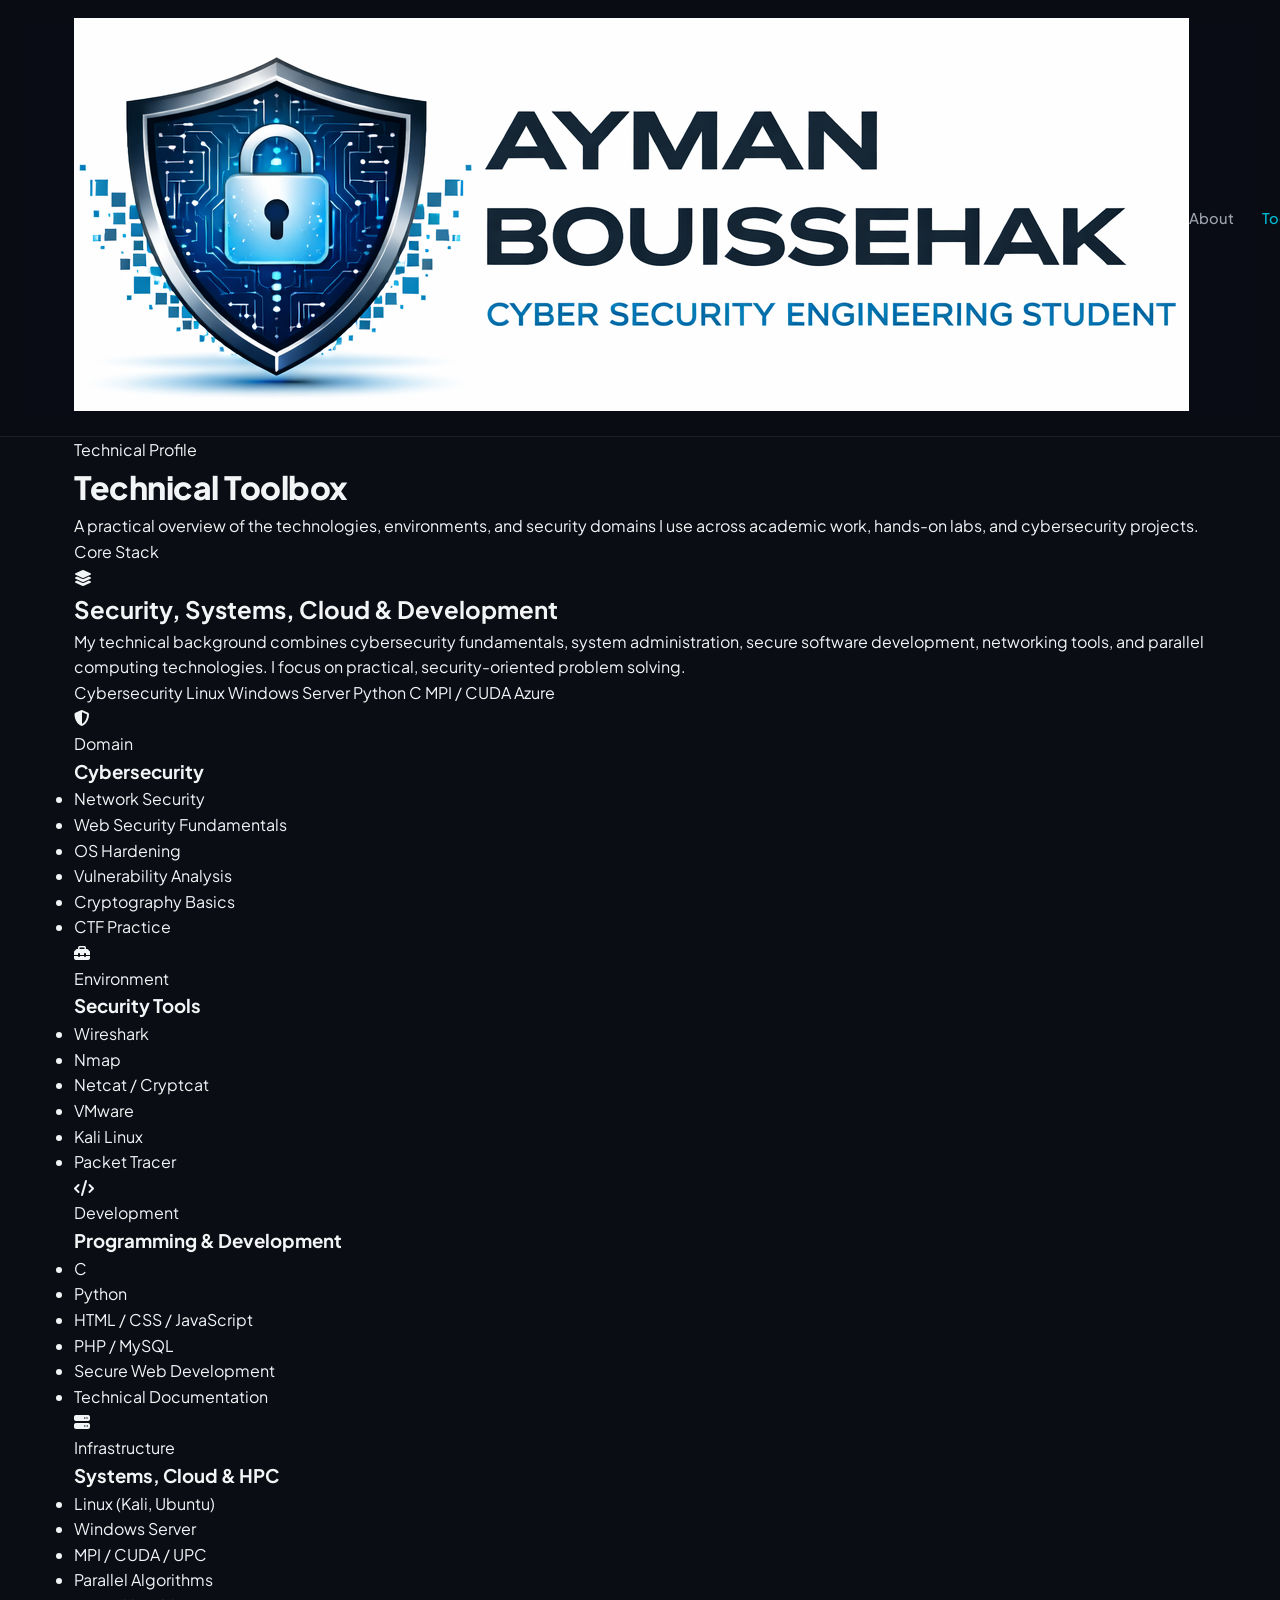
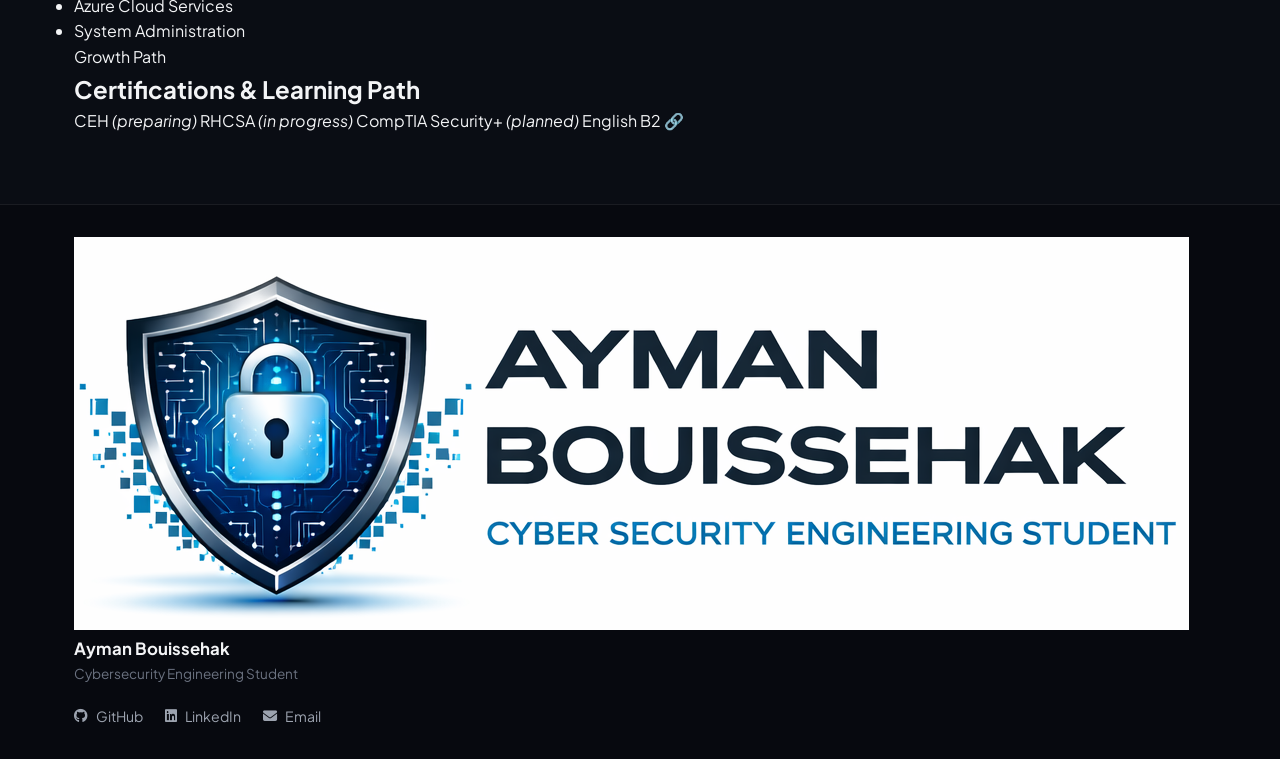
<file: toolbox.html>
<!DOCTYPE html>
<html lang="en">
<head>
    <meta charset="UTF-8">
    <meta name="viewport" content="width=device-width, initial-scale=1.0">
    <title>Ayman Bouissehak – Toolbox</title>
    <meta name="description" content="Technical toolbox of Ayman Bouissehak: cybersecurity, systems, networking, cloud, and development skills.">
    <link rel="stylesheet" href="style.css?v=2">
    <link rel="stylesheet" href="https://cdnjs.cloudflare.com/ajax/libs/font-awesome/6.4.0/css/all.min.css">
</head>
<body>

<nav class="navbar">
    <div class="container">
        <div class="logo">
            <img src="logo-ayman.png" alt="Ayman Bouissehak logo" class="logo-img">
        </div>

        <ul class="nav-links">
            <li><a href="index.html">About</a></li>
            <li><a href="toolbox.html" class="active">Toolbox</a></li>
            <li><a href="projects.html">Projects</a></li>
            <li><a href="contact.html">Contact</a></li>
        </ul>

        <div class="menu-toggle">
            <i class="fas fa-bars"></i>
        </div>
    </div>
</nav>

<main class="page toolbox-page">
    <div class="container">

        <section class="toolbox-hero">
            <p class="toolbox-kicker">Technical Profile</p>
            <h1 class="section-title">Technical Toolbox</h1>
            <p class="section-intro">
                A practical overview of the technologies, environments, and security domains
                I use across academic work, hands-on labs, and cybersecurity projects.
            </p>
        </section>

        <section class="toolbox-highlight">
            <div class="toolbox-highlight-badge">Core Stack</div>
            <div class="toolbox-highlight-content">
                <div class="toolbox-highlight-icon">
                    <i class="fas fa-layer-group"></i>
                </div>

                <div class="toolbox-highlight-text">
                    <h2>Security, Systems, Cloud & Development</h2>
                    <p>
                        My technical background combines cybersecurity fundamentals, system administration,
                        secure software development, networking tools, and parallel computing technologies.
                        I focus on practical, security-oriented problem solving.
                    </p>

                    <div class="toolbox-pill-row">
                        <span>Cybersecurity</span>
                        <span>Linux</span>
                        <span>Windows Server</span>
                        <span>Python</span>
                        <span>C</span>
                        <span>MPI / CUDA</span>
                        <span>Azure</span>
                    </div>
                </div>
            </div>
        </section>

        <section class="toolbox-grid">

            <div class="toolbox-item premium">
                <div class="toolbox-header">
                    <div class="toolbox-icon-box">
                        <i class="fas fa-shield-halved"></i>
                    </div>
                    <div>
                        <p class="toolbox-label">Domain</p>
                        <h3>Cybersecurity</h3>
                    </div>
                </div>

                <ul>
                    <li>Network Security</li>
                    <li>Web Security Fundamentals</li>
                    <li>OS Hardening</li>
                    <li>Vulnerability Analysis</li>
                    <li>Cryptography Basics</li>
                    <li>CTF Practice</li>
                </ul>
            </div>

            <div class="toolbox-item premium">
                <div class="toolbox-header">
                    <div class="toolbox-icon-box">
                        <i class="fas fa-toolbox"></i>
                    </div>
                    <div>
                        <p class="toolbox-label">Environment</p>
                        <h3>Security Tools</h3>
                    </div>
                </div>

                <ul>
                    <li>Wireshark</li>
                    <li>Nmap</li>
                    <li>Netcat / Cryptcat</li>
                    <li>VMware</li>
                    <li>Kali Linux</li>
                    <li>Packet Tracer</li>
                </ul>
            </div>

            <div class="toolbox-item premium">
                <div class="toolbox-header">
                    <div class="toolbox-icon-box">
                        <i class="fas fa-code"></i>
                    </div>
                    <div>
                        <p class="toolbox-label">Development</p>
                        <h3>Programming & Development</h3>
                    </div>
                </div>

                <ul>
                    <li>C</li>
                    <li>Python</li>
                    <li>HTML / CSS / JavaScript</li>
                    <li>PHP / MySQL</li>
                    <li>Secure Web Development</li>
                    <li>Technical Documentation</li>
                </ul>
            </div>

            <div class="toolbox-item premium">
                <div class="toolbox-header">
                    <div class="toolbox-icon-box">
                        <i class="fas fa-server"></i>
                    </div>
                    <div>
                        <p class="toolbox-label">Infrastructure</p>
                        <h3>Systems, Cloud & HPC</h3>
                    </div>
                </div>

                <ul>
                    <li>Linux (Kali, Ubuntu)</li>
                    <li>Windows Server</li>
                    <li>MPI / CUDA / UPC</li>
                    <li>Parallel Algorithms</li>
                    <li>Azure Cloud Services</li>
                    <li>System Administration</li>
                </ul>
            </div>

        </section>

        <section class="certification-section premium-cert-section">
            <div class="certification-header">
                <div>
                    <p class="toolbox-label">Growth Path</p>
                    <h2 class="section-subtitle">Certifications & Learning Path</h2>
                </div>
            </div>

            <div class="cert-badges">
                <span class="cert-badge">CEH <em>(preparing)</em></span>
                <span class="cert-badge">RHCSA <em>(in progress)</em></span>
                <span class="cert-badge">CompTIA Security+ <em>(planned)</em></span>
                <span class="cert-badge">
                    English B2
                    <a href="https://drive.google.com/drive/folders/1whmc_fa2CIVYkJt9R6hlwIssgEpsAp21" target="_blank" aria-label="English certificate">🔗</a>
                </span>
            </div>
        </section>

    </div>
</main>

<footer class="site-footer">
    <div class="container footer-content">
        
        <div class="footer-brand">
            <img src="logo-ayman.png" alt="Ayman Bouissehak logo" class="footer-logo">
            <div class="footer-brand-text">
                <h3>Ayman Bouissehak</h3>
                <p>Cybersecurity Engineering Student</p>
            </div>
        </div>

        <div class="footer-links">
            <a href="https://github.com/AYMANBOUISSEHAK/" target="_blank">
                <i class="fab fa-github"></i> GitHub
            </a>
            <a href="https://www.linkedin.com/in/ayman-bouissehak-b19950394/" target="_blank">
                <i class="fab fa-linkedin"></i> LinkedIn
            </a>
            <a href="mailto:bouissehak.ayman@gmail.com">
                <i class="fas fa-envelope"></i> Email
            </a>
        </div>

    </div>
</footer>

<script src="script.js?v=2"></script>
</body>
</html>
</file>
<file: style.css>
/* ==========================================================================
   AYMAN BOUISSEHAK - PORTFOLIO STYLESHEET (Cybersecurity Theme)
   ========================================================================== */

@import url('https://fonts.googleapis.com/css2?family=Plus+Jakarta+Sans:wght@300;400;500;600;700;800&family=JetBrains+Mono:wght@400;500;700&display=swap');

:root {
    --bg-main: #0a0d14;
    --bg-surface: #111622;
    --bg-surface-hover: #171f30;
    --border-color: rgba(255, 255, 255, 0.08);
    --border-color-hover: rgba(0, 188, 212, 0.4);
    
    --primary: #00bcd4;
    --primary-glow: rgba(0, 188, 212, 0.15);
    --primary-hover: #00e5ff;
    
    --text-main: #f3f4f6;
    --text-muted: #9ca3af;
    --text-subtle: #6b7280;
    
    --font-main: 'Plus Jakarta Sans', system-ui, -apple-system, sans-serif;
    --font-code: 'JetBrains Mono', monospace;
    
    --radius-sm: 8px;
    --radius-md: 14px;
    --radius-lg: 20px;
}

/* Reset & Basics */
* {
    margin: 0;
    padding: 0;
    box-sizing: border-box;
}

body {
    background-color: var(--bg-main);
    color: var(--text-main);
    font-family: var(--font-main);
    line-height: 1.6;
    overflow-x: hidden;
    -webkit-font-smoothing: antialiased;
}

a {
    color: inherit;
    text-decoration: none;
    transition: all 0.25s ease;
}

/* Layout Container */
.container {
    max-width: 1180px;
    margin: 0 auto;
    padding: 0 24px;
}

/* ==========================================================================
   NAVBAR (Glassmorphism moderne)
   ========================================================================== */
.navbar {
    background: rgba(10, 13, 20, 0.85);
    backdrop-filter: blur(12px);
    -webkit-backdrop-filter: blur(12px);
    border-bottom: 1px solid var(--border-color);
    position: sticky;
    top: 0;
    z-index: 1000;
    padding: 18px 0;
}

.navbar .container {
    display: flex;
    justify-content: space-between;
    align-items: center;
}

.logo a {
    display: flex;
    align-items: center;
    gap: 12px;
}

.logo-badge {
    background: linear-gradient(135deg, #00bcd4 0%, #3f51b5 100%);
    color: #ffffff;
    font-weight: 800;
    font-family: var(--font-code);
    padding: 6px 10px;
    border-radius: var(--radius-sm);
    font-size: 0.85rem;
    letter-spacing: 0.5px;
    box-shadow: 0 0 15px rgba(0, 188, 212, 0.3);
}

.logo-text {
    font-weight: 700;
    font-size: 1.05rem;
    letter-spacing: 0.5px;
    color: var(--text-main);
}

.nav-links {
    display: flex;
    list-style: none;
    gap: 28px;
}

.nav-links a {
    color: var(--text-muted);
    font-weight: 500;
    font-size: 0.92rem;
}

.nav-links a:hover,
.nav-links a.active {
    color: var(--primary);
}

.btn-cv {
    background: rgba(0, 188, 212, 0.08);
    border: 1px solid var(--primary);
    color: var(--primary);
    padding: 9px 18px;
    border-radius: var(--radius-sm);
    font-weight: 600;
    font-size: 0.88rem;
    display: inline-flex;
    align-items: center;
    gap: 8px;
}

.btn-cv:hover {
    background: var(--primary);
    color: #0a0d14;
    box-shadow: 0 0 20px rgba(0, 188, 212, 0.4);
}

.menu-toggle {
    display: none;
}

/* ==========================================================================
   HERO / PROFIL SECTION
   ========================================================================== */
.page-content {
    min-height: calc(100vh - 180px);
}

.hero-section {
    padding: 70px 0 50px 0;
}

.hero-container {
    display: grid;
    grid-template-columns: 1.25fr 0.75fr;
    gap: 48px;
    align-items: center;
}

.status-badge {
    display: inline-flex;
    align-items: center;
    gap: 10px;
    background: rgba(0, 188, 212, 0.08);
    border: 1px solid rgba(0, 188, 212, 0.25);
    color: var(--primary);
    padding: 6px 14px;
    border-radius: 30px;
    font-size: 0.82rem;
    font-weight: 600;
    margin-bottom: 22px;
}

.status-dot {
    width: 8px;
    height: 8px;
    background-color: var(--primary);
    border-radius: 50%;
    box-shadow: 0 0 10px var(--primary);
    animation: pulse 2s infinite;
}

@keyframes pulse {
    0% { opacity: 1; transform: scale(1); }
    50% { opacity: 0.5; transform: scale(1.2); }
    100% { opacity: 1; transform: scale(1); }
}

.hero-name {
    font-size: 3.2rem;
    font-weight: 800;
    line-height: 1.1;
    margin-bottom: 12px;
    letter-spacing: -0.5px;
    background: linear-gradient(180deg, #ffffff 0%, #cbd5e1 100%);
    -webkit-background-clip: text;
    -webkit-text-fill-color: transparent;
}

.hero-tagline {
    font-size: 1.35rem;
    color: var(--primary);
    margin-bottom: 20px;
    font-weight: 600;
}

.hero-description {
    color: var(--text-muted);
    font-size: 1.02rem;
    margin-bottom: 28px;
    line-height: 1.75;
}

.hero-highlights {
    display: flex;
    flex-wrap: wrap;
    gap: 18px;
    margin-bottom: 35px;
    color: var(--text-subtle);
    font-size: 0.88rem;
}

.hero-highlights span {
    display: inline-flex;
    align-items: center;
    gap: 8px;
    background: rgba(255, 255, 255, 0.03);
    padding: 6px 12px;
    border-radius: var(--radius-sm);
    border: 1px solid var(--border-color);
}

.hero-cta {
    display: flex;
    gap: 16px;
}

.btn-primary {
    background: var(--primary);
    color: #0a0d14;
    padding: 13px 26px;
    border-radius: var(--radius-sm);
    font-weight: 700;
    font-size: 0.95rem;
    display: inline-flex;
    align-items: center;
    gap: 8px;
    box-shadow: 0 4px 20px rgba(0, 188, 212, 0.25);
}

.btn-primary:hover {
    background: var(--primary-hover);
    transform: translateY(-2px);
    box-shadow: 0 6px 25px rgba(0, 188, 212, 0.4);
}

.btn-secondary {
    background: var(--bg-surface);
    border: 1px solid var(--border-color);
    color: var(--text-main);
    padding: 13px 26px;
    border-radius: var(--radius-sm);
    font-weight: 600;
    font-size: 0.95rem;
    display: inline-flex;
    align-items: center;
    gap: 8px;
}

.btn-secondary:hover {
    border-color: var(--primary);
    color: var(--primary);
    background: var(--bg-surface-hover);
}

/* Photo Card Frame */
.hero-image-wrapper {
    display: flex;
    justify-content: center;
}

.image-card {
    position: relative;
    width: 290px;
    height: 370px;
    border-radius: var(--radius-lg);
    overflow: hidden;
    border: 1px solid var(--border-color);
    background: var(--bg-surface);
    box-shadow: 0 20px 40px rgba(0, 0, 0, 0.6);
    transition: transform 0.3s ease, border-color 0.3s ease;
}

.image-card:hover {
    border-color: var(--primary);
    transform: translateY(-4px);
}

.image-card img {
    width: 100%;
    height: 100%;
    object-fit: cover;
    display: block;
}

.image-overlay-badge {
    position: absolute;
    bottom: 14px;
    left: 14px;
    right: 14px;
    background: rgba(17, 22, 34, 0.85);
    backdrop-filter: blur(8px);
    border: 1px solid var(--border-color);
    padding: 10px 14px;
    border-radius: var(--radius-md);
    display: flex;
    align-items: center;
    gap: 10px;
    font-size: 0.78rem;
    font-weight: 700;
    color: var(--primary);
    letter-spacing: 0.5px;
}

/* ==========================================================================
   CARDS & GRID SECTION
   ========================================================================== */
.overview-section {
    padding: 50px 0;
}

.section-header {
    margin-bottom: 36px;
}

.section-kicker {
    color: var(--primary);
    font-size: 0.82rem;
    font-weight: 700;
    letter-spacing: 1.5px;
    font-family: var(--font-code);
    margin-bottom: 6px;
}

.section-title {
    font-size: 2rem;
    font-weight: 800;
    letter-spacing: -0.5px;
}

.overview-grid {
    display: grid;
    grid-template-columns: repeat(auto-fit, minmax(310px, 1fr));
    gap: 24px;
}

.overview-card {
    background: var(--bg-surface);
    border: 1px solid var(--border-color);
    padding: 30px;
    border-radius: var(--radius-md);
    transition: all 0.3s cubic-bezier(0.4, 0, 0.2, 1);
    position: relative;
}

.overview-card:hover {
    transform: translateY(-4px);
    border-color: var(--border-color-hover);
    background: var(--bg-surface-hover);
    box-shadow: 0 12px 30px rgba(0, 0, 0, 0.4);
}

.card-icon {
    width: 48px;
    height: 48px;
    background: var(--primary-glow);
    color: var(--primary);
    border-radius: var(--radius-sm);
    display: flex;
    align-items: center;
    justify-content: center;
    font-size: 1.25rem;
    margin-bottom: 20px;
    border: 1px solid rgba(0, 188, 212, 0.2);
}

.overview-card h3 {
    font-size: 1.15rem;
    font-weight: 700;
    margin-bottom: 10px;
    color: var(--text-main);
}

.overview-card p {
    color: var(--text-muted);
    font-size: 0.92rem;
    line-height: 1.65;
    margin-bottom: 18px;
}

.card-link {
    color: var(--primary);
    font-weight: 600;
    font-size: 0.88rem;
    display: inline-flex;
    align-items: center;
    gap: 6px;
}

.card-link i {
    transition: transform 0.2s;
}

.card-link:hover i {
    transform: translateX(4px);
}

/* ==========================================================================
   FOOTER
   ========================================================================== */
.site-footer {
    border-top: 1px solid var(--border-color);
    padding: 32px 0;
    margin-top: 70px;
    background-color: #07090f;
}

.footer-content {
    display: flex;
    justify-content: space-between;
    align-items: center;
    flex-wrap: wrap;
    gap: 20px;
}

.footer-brand h3 {
    font-size: 1.05rem;
    font-weight: 700;
}

.footer-brand p {
    color: var(--text-subtle);
    font-size: 0.85rem;
}

.footer-links {
    display: flex;
    gap: 22px;
}

.footer-links a {
    color: var(--text-muted);
    font-size: 0.88rem;
    display: flex;
    align-items: center;
    gap: 8px;
}

.footer-links a:hover {
    color: var(--primary);
}

/* Responsive */
@media (max-width: 868px) {
    .hero-container {
        grid-template-columns: 1fr;
        text-align: center;
    }

    .hero-name {
        font-size: 2.5rem;
    }

    .hero-highlights, .hero-cta {
        justify-content: center;
    }

    .image-card {
        margin: 10px auto 0 auto;
    }
}
</file>
